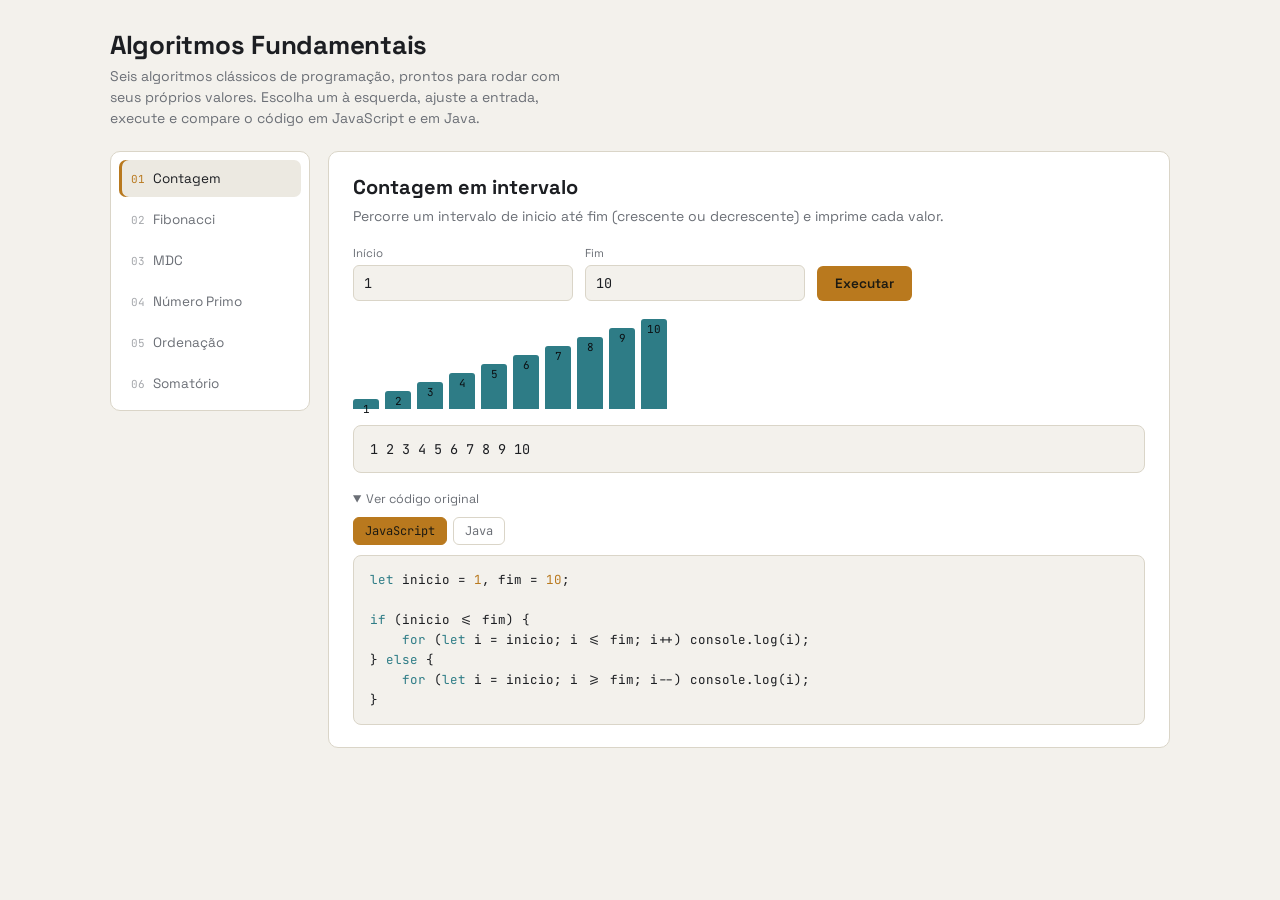
<file: index.html>
<!DOCTYPE html>
<html lang="pt-BR">
<head>
<meta charset="UTF-8">
<meta name="viewport" content="width=device-width, initial-scale=1, viewport-fit=cover">
<title>Algoritmos Fundamentais</title>
<link href="https://fonts.googleapis.com/css2?family=Space+Grotesk:wght@500;600;700&family=JetBrains+Mono:wght@400;500;600&display=swap" rel="stylesheet">
<link rel="stylesheet" href="style.css">
</head>
<body>
<div class="app">
  <header class="top">
    <div>
      <h1>Algoritmos Fundamentais</h1>
      <p class="sub">Seis algoritmos clássicos de programação, prontos para rodar com seus próprios valores. Escolha um à esquerda, ajuste a entrada, execute e compare o código em JavaScript e em Java.</p>
    </div>
  </header>

  <div class="layout">
    <nav class="tabs" id="tabs"></nav>
    <main class="stage" id="stage"></main>
  </div>
</div>

<script src="script.js"></script>
</body>
</html>
</file>
<file: style.css>
:root{
  --bg:#181C24; --panel:#20242E; --panel2:#262B37; --line:#333947;
  --text:#E7E9EE; --muted:#8992A3; --gold:#D9A441; --teal:#4F9DA6; --bad:#D9705A;
  --font-display:'Space Grotesk', system-ui, sans-serif;
  --font-mono:'JetBrains Mono', ui-monospace, Menlo, Consolas, monospace;
  box-sizing:border-box; padding-top:env(safe-area-inset-top,0px); padding-bottom:env(safe-area-inset-bottom,0px);
}
@media (prefers-color-scheme: light){
  :root:not([data-theme="dark"]){
    --bg:#F3F1EC; --panel:#FFFFFF; --panel2:#ECE9E1; --line:#DAD5C8;
    --text:#1C1E22; --muted:#6B6F76; --gold:#B9791E; --teal:#2E7C86; --bad:#B23F27;
  }
}
:root[data-theme="dark"]{
  --bg:#181C24; --panel:#20242E; --panel2:#262B37; --line:#333947;
  --text:#E7E9EE; --muted:#8992A3; --gold:#D9A441; --teal:#4F9DA6; --bad:#D9705A;
}
*{box-sizing:border-box;}
html,body{height:100%;}
body{
  margin:0; background:var(--bg); color:var(--text);
  font-family:var(--font-display);
  -webkit-font-smoothing:antialiased;
}
.app{ max-width:1100px; margin:0 auto; padding:28px 20px 60px; }
header.top{
  display:flex; justify-content:space-between; align-items:flex-start; gap:16px;
  margin-bottom:22px; flex-wrap:wrap;
}
h1{ font-size:26px; margin:0 0 4px; letter-spacing:-0.01em; }
.sub{ color:var(--muted); font-size:14px; max-width:52ch; line-height:1.5; margin:0; }
.layout{ display:grid; grid-template-columns:200px 1fr; gap:18px; }
@media (max-width:720px){ .layout{ grid-template-columns:1fr; } }

nav.tabs{
  display:flex; flex-direction:column; gap:4px;
  background:var(--panel); border:1px solid var(--line); border-radius:10px; padding:8px;
  height:fit-content;
}
@media (max-width:720px){
  nav.tabs{ flex-direction:row; overflow-x:auto; scroll-padding-top:env(safe-area-inset-top,0px); }
}
nav.tabs button{
  all:unset; cursor:pointer; padding:10px 12px; border-radius:7px;
  font-size:13.5px; color:var(--muted); white-space:nowrap;
  display:flex; align-items:center; gap:8px;
}
nav.tabs button .n{ font-family:var(--font-mono); font-size:11px; color:var(--muted); opacity:0.6; }
nav.tabs button:hover{ background:var(--panel2); color:var(--text); }
nav.tabs button.active{ background:var(--panel2); color:var(--text); box-shadow:inset 3px 0 0 var(--gold); }
nav.tabs button.active .n{ color:var(--gold); opacity:1; }

main.stage{
  background:var(--panel); border:1px solid var(--line); border-radius:10px;
  padding:22px 24px; min-width:0;
}
.stage h2{ margin:0 0 6px; font-size:20px; }
.desc{ color:var(--muted); font-size:14px; line-height:1.55; margin:0 0 18px; max-width:70ch; }

.modes{ display:flex; gap:6px; margin-bottom:14px; }
.modes button{
  all:unset; cursor:pointer; padding:6px 12px; border-radius:16px;
  font-size:12.5px; color:var(--muted); border:1px solid var(--line);
}
.modes button.active{ background:var(--teal); color:#0C1013; border-color:var(--teal); }

.langtabs{ display:flex; gap:6px; margin-top:10px; }
.langtabs button{
  all:unset; cursor:pointer; padding:5px 11px; border-radius:6px;
  font-size:12px; color:var(--muted); border:1px solid var(--line); font-family:var(--font-mono);
}
.langtabs button.active{ background:var(--gold); color:#1C1A12; border-color:var(--gold); }

.controls{ display:flex; flex-wrap:wrap; gap:12px; align-items:flex-end; margin-bottom:18px; }
.field{ display:flex; flex-direction:column; gap:5px; }
.field label{ font-size:11.5px; color:var(--muted); }
.field input{
  background:var(--bg); border:1px solid var(--line); color:var(--text);
  border-radius:6px; padding:8px 10px; font-family:var(--font-mono); font-size:13.5px;
  width:220px; max-width:60vw;
}
.field input:focus{ outline:2px solid var(--gold); outline-offset:1px; }
button.run{
  all:unset; cursor:pointer; background:var(--gold); color:#1C1A12;
  padding:9px 18px; border-radius:6px; font-weight:600; font-size:13.5px;
}
button.run:hover{ filter:brightness(1.06); }
button.run:focus-visible{ outline:2px solid var(--text); outline-offset:2px; }
.err{ color:var(--bad); font-size:13px; margin:-8px 0 14px; }

.viz{ min-height:56px; display:flex; align-items:flex-end; gap:6px; margin-bottom:16px; flex-wrap:wrap; }
.bar{
  background:var(--teal); border-radius:3px 3px 0 0; width:26px;
  display:flex; align-items:flex-start; justify-content:center; color:#0C1013;
  font-family:var(--font-mono); font-size:11px; padding-top:3px; transition:height .25s ease, background .2s ease;
}
.bar.hit{ background:var(--gold); }

.out{
  background:var(--bg); border:1px solid var(--line); border-radius:8px;
  padding:14px 16px; font-family:var(--font-mono); font-size:13.5px;
  color:var(--text); min-height:20px; white-space:pre-wrap; word-break:break-word;
}
.out .muted{ color:var(--muted); }

details.code{ margin-top:18px; }
details.code summary{ cursor:pointer; font-size:12.5px; color:var(--muted); user-select:none; }
details.code pre{
  margin:10px 0 0; background:var(--bg); border:1px solid var(--line); border-radius:8px;
  padding:14px 16px; overflow-x:auto; font-family:var(--font-mono); font-size:12.5px; line-height:1.6;
  color:var(--text);
}
.kw{color:var(--teal);} .num{color:var(--gold);}
</file>
